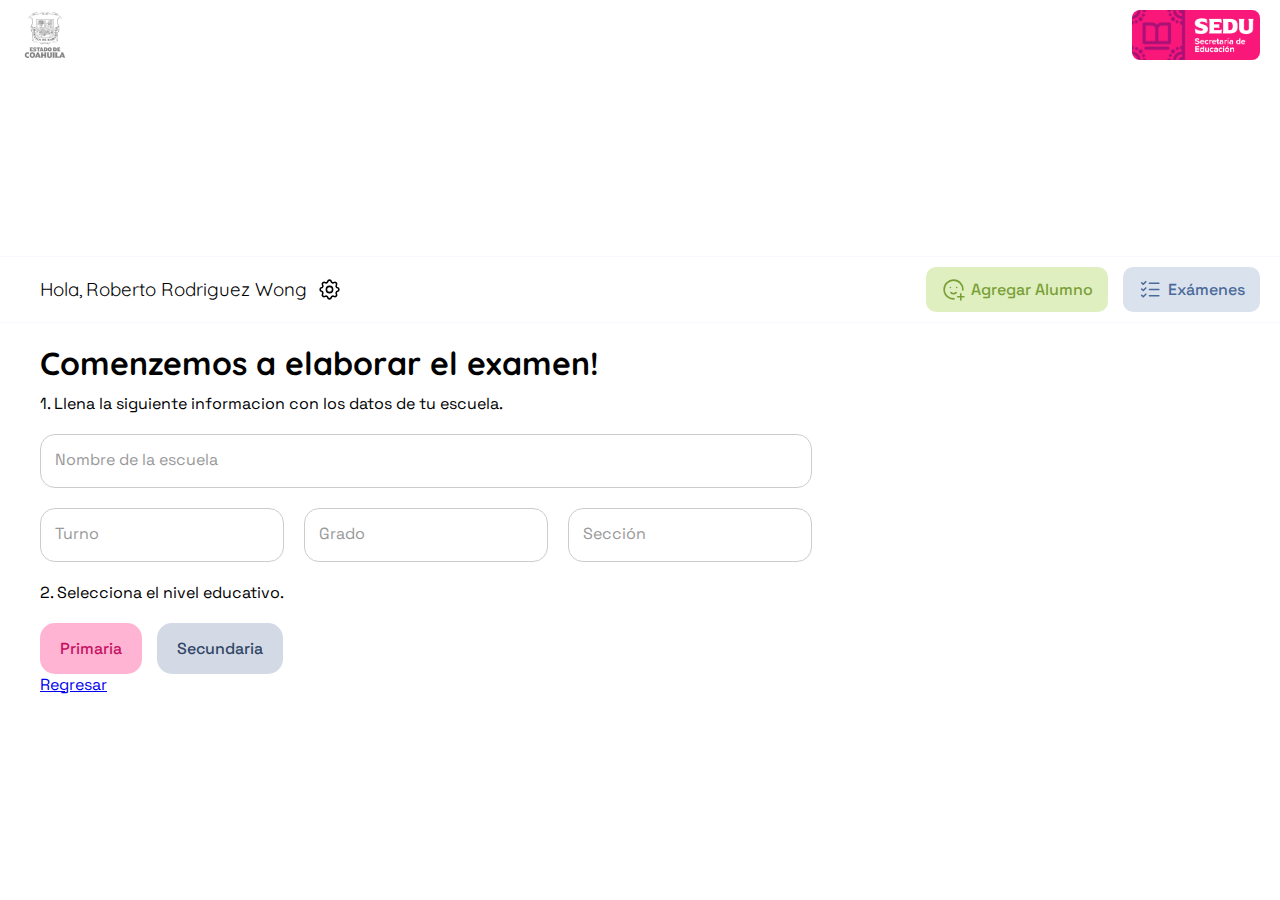
<file: index.html>
<!DOCTYPE html>
<html lang="es">
<head>
    <meta charset="UTF-8">
    <meta name="viewport" content="width=device-width, initial-scale=1.0">
    <title>Página de Inicio de Sesión</title>
    <link rel="stylesheet" href="styles.css">
    <link href="https://fonts.googleapis.com/css2?family=Lilita+One&family=Space+Grotesk:wght@300..700&family=Varela+Round&display=swap" rel="stylesheet">
    <link rel="preconnect" href="https://fonts.googleapis.com">
    <link href="https://fonts.googleapis.com/css2?family=Quicksand:wght@300..700&display=swap" rel="stylesheet">

<link rel="preconnect" href="https://fonts.gstatic.com" crossorigin>
<link href="https://fonts.googleapis.com/css2?family=Lilita+One&display=swap" rel="stylesheet">
</head>
<body>
    <!-- Header con logos y botón de registro -->
    <header class="header">
        <img src="/images/logo_coah2.png" alt="Logo Izquierda" class="logo-izquierda">
        <div class="header-right">
            <img src="/images/logo_sedu.png" alt="Logo Derecha" class="logo-derecha">
             <!-- <button class="register-button">Registrarse</button> -->
        </div>
    </header>

        <div class="index-options">

            <div>
                <h3>Hola,<span>Roberto Rodriguez Wong</span><svg xmlns="http://www.w3.org/2000/svg" class="icon icon-tabler icon-tabler-settings" width="25" height="25" viewBox="0 0 24 24" stroke-width="1.5" stroke="#000000" fill="none" stroke-linecap="round" stroke-linejoin="round">
                <path stroke="none" d="M0 0h24v24H0z" fill="none"/>
                <path d="M10.325 4.317c.426 -1.756 2.924 -1.756 3.35 0a1.724 1.724 0 0 0 2.573 1.066c1.543 -.94 3.31 .826 2.37 2.37a1.724 1.724 0 0 0 1.065 2.572c1.756 .426 1.756 2.924 0 3.35a1.724 1.724 0 0 0 -1.066 2.573c.94 1.543 -.826 3.31 -2.37 2.37a1.724 1.724 0 0 0 -2.572 1.065c-.426 1.756 -2.924 1.756 -3.35 0a1.724 1.724 0 0 0 -2.573 -1.066c-1.543 .94 -3.31 -.826 -2.37 -2.37a1.724 1.724 0 0 0 -1.065 -2.572c-1.756 -.426 -1.756 -2.924 0 -3.35a1.724 1.724 0 0 0 1.066 -2.573c-.94 -1.543 .826 -3.31 2.37 -2.37c1 .608 2.296 .07 2.572 -1.065z" />
                <path d="M9 12a3 3 0 1 0 6 0a3 3 0 0 0 -6 0" />
              </svg></h3>
            </div>
       

          <div class="index-options-btns">
                <button class="btn-agg-alumno" id="openModalBtn"><svg xmlns="http://www.w3.org/2000/svg" class="icon icon-tabler icon-tabler-mood-plus" width="25" height="25" viewBox="0 0 24 24" stroke-width="1.5" stroke="#7a9f37" fill="none" stroke-linecap="round" stroke-linejoin="round">
                    <path stroke="none" d="M0 0h24v24H0z" fill="none"/>
                    <path d="M20.985 12.528a9 9 0 1 0 -8.45 8.456" />
                    <path d="M16 19h6" />
                    <path d="M19 16v6" />
                    <path d="M9 10h.01" />
                    <path d="M15 10h.01" />
                    <path d="M9.5 15c.658 .64 1.56 1 2.5 1s1.842 -.36 2.5 -1" />
                    </svg>Agregar Alumno</button>

                <button class="btn-examenlist"><svg xmlns="http://www.w3.org/2000/svg" class="icon icon-tabler icon-tabler-list-check" width="25" height="25" viewBox="0 0 24 24" stroke-width="1.5" stroke="#4a6a99" fill="none" stroke-linecap="round" stroke-linejoin="round">
                    <path stroke="none" d="M0 0h24v24H0z" fill="none"/>
                    <path d="M3.5 5.5l1.5 1.5l2.5 -2.5" />
                    <path d="M3.5 11.5l1.5 1.5l2.5 -2.5" />
                    <path d="M3.5 17.5l1.5 1.5l2.5 -2.5" />
                    <path d="M11 6l9 0" />
                    <path d="M11 12l9 0" />
                    <path d="M11 18l9 0" />
                </svg>Exámenes</button>
            </div>
        
        </div>

    
   <div class="main-container-index">

   
    <div class="form-container-index">
        <h1 id="h1-index">Comenzemos a elaborar el examen!</h1>
        <label>1. Llena la siguiente informacion con los datos de tu escuela.</label>
    
        <form action="#">
            
            <div class="input-group">
                <input type="escuela" id="escuela" required placeholder=" ">
                <label for="escuela">Nombre de la escuela</label>
                <span class="error-message">Error en el nombre de la escuela</span>
            </div>

            <div class="datos-group">
                <div class="input-group">
                    <input type="turno" id="turno" required placeholder=" ">
                    <label for="turno">Turno</label>
                    <span class="error-message">Error en el Turno</span>
                </div>
                <div class="input-group">
                    <input type="grado" id="grado" required placeholder=" ">
                    <label for="grado">Grado</label>
                    <span class="error-message">Error en el grado</span>
                </div>
                <div class="input-group">
                    <input type="seccion" id="seccion" required placeholder=" ">
                    <label for="seccion">Sección</label>
                    <span class="error-message">Error en la seccion</span>
                </div>
            </div>

            

        </form>

        <label>2. Selecciona el nivel educativo.</label>

        <div class="btn-nivel-edu">
            
            <button id="btn-primaria">Primaria</button>
            <button id="btn-secundaria">Secundaria</button>
        </div>

  

        <a href="/login.html">Regresar</a>

        

    </div>

    

   </div> 

   <!-- Modal agregar alumno-->
   <div id="myModal" class="modal">
    <div class="modal-content">
        <span class="close">&times;</span>
        <h2>Agregar alumno</h2>
        <form>

            <div class="input-group">
                <input type="text" id="nombre" required placeholder=" ">
                <label for="nombre">Nombre</label>
                <span class="error-message">Error en el nombre</span>
            </div>

            <div class="input-group">
                <input type="text" id="usuario" required placeholder=" ">
                <label for="usuario">Usuario</label>
                <span class="error-message">Error en el usuario</span>
            </div>

            <div class="input-group">
                <input type="email" id="correo" required placeholder=" ">
                <label for="correo">Correo</label>
                <span class="error-message">Error en el correo</span>
            </div>

            <div class="input-group">
                <input type="number" id="grado" required placeholder=" ">
                <label for="grado">Grado</label>
                <span class="error-message">Error en el grado</span>
            </div>

            <div class="input-group">
                <input type="text" id="seccion" required placeholder=" ">
                <label for="seccion">Sección</label>
                <span class="error-message">Error en la seccion</span>
            </div>

            <div class="input-group">
                <input type="password" id="contraseña" required placeholder=" ">
                <label for="contraseña">Contraseña</label>
                <span class="error-message">Error en la contraseña</span>
            </div>

    
            <button type="submit">Guardar registro</button>
        </form>
    </div>
</div>

    

   <script src="script.js"></script>


</body>
</html>
</file>
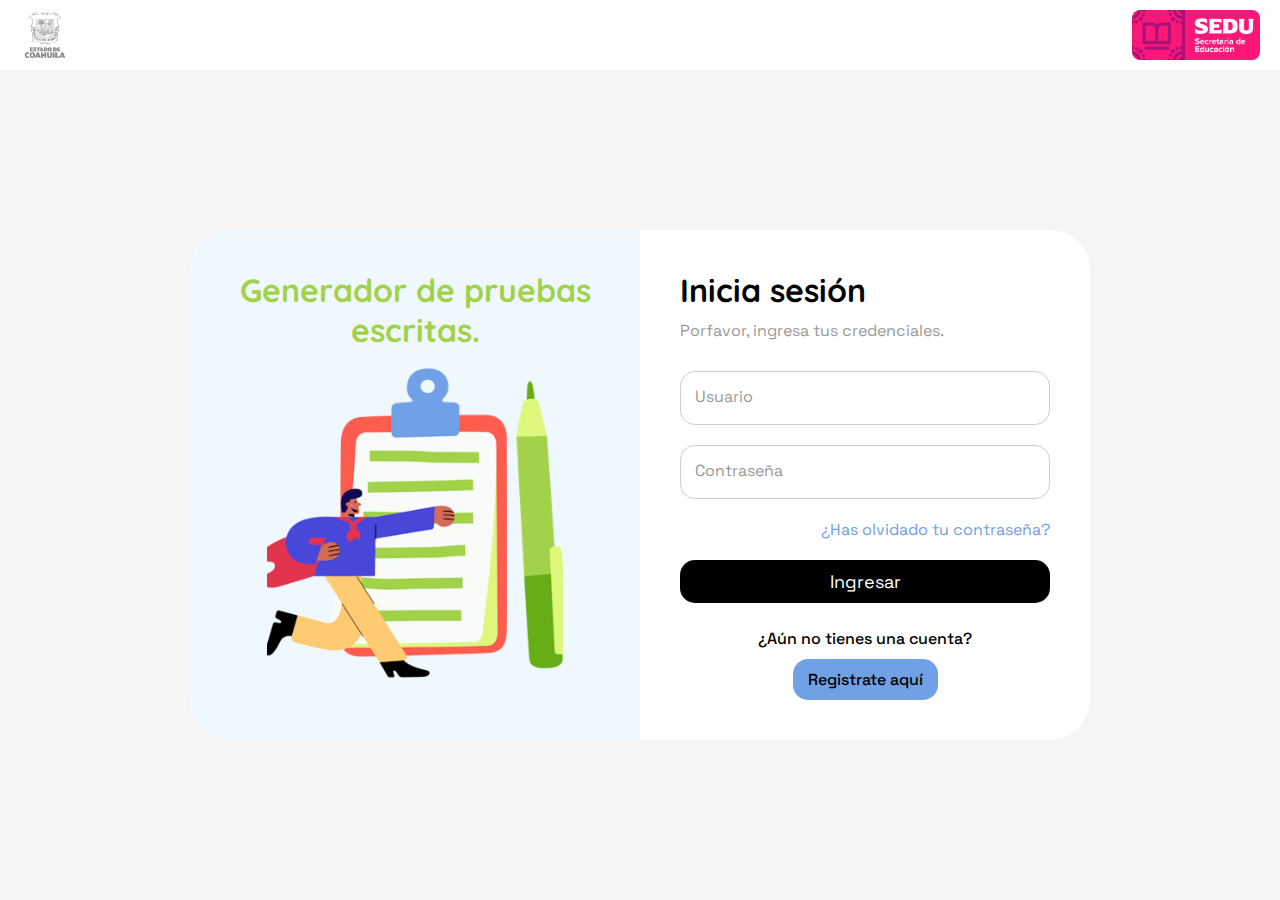
<file: login.html>
<!DOCTYPE html>
<html class="html-log" lang="es">
<head>
    <meta charset="UTF-8">
    <meta name="viewport" content="width=device-width, initial-scale=1.0">
    <title>Página de Inicio de Sesión</title>
    <link rel="stylesheet" href="styles.css">
    <link href="https://fonts.googleapis.com/css2?family=Lilita+One&family=Space+Grotesk:wght@300..700&family=Varela+Round&display=swap" rel="stylesheet">
    <link rel="preconnect" href="https://fonts.googleapis.com">
    <link href="https://fonts.googleapis.com/css2?family=Quicksand:wght@300..700&display=swap" rel="stylesheet">

<link rel="preconnect" href="https://fonts.gstatic.com" crossorigin>
<link href="https://fonts.googleapis.com/css2?family=Lilita+One&display=swap" rel="stylesheet">
</head>
<body class="body-log">
    <!-- Header con logos y botón de registro -->
    <header class="header-log">
        <img src="/images/logo_coah2.png" alt="Logo Izquierda" class="logo-izquierda">
        <div class="header-right">
            <img src="/images/logo_sedu.png" alt="Logo Derecha" class="logo-derecha">
             <!-- <button class="register-button">Registrarse</button> -->
        </div>
    </header>

    <!-- Contenedor principal -->
    <div class="main-container">
        <!-- Parte de la imagen -->
        <div class="image-container">
            <label>Generador de pruebas escritas.</label>
            <img src="/images/img1.png" alt="Imagen de Login">
        </div>

        <!-- Parte del formulario -->
        <div class="form-container">
            <h1>Inicia sesión</h1>
            <label>Porfavor, ingresa tus credenciales.</label>
            <form action="#">
                <div class="input-group">
                    <input type="username" id="username" required placeholder=" ">
                    <label for="username">Usuario</label>
                    <span class="error-message">Error en el nombre de usuario</span>
                </div>
                <div class="input-group">
                    <input type="password" id="password" required placeholder=" ">
                    <label for="password">Contraseña</label>
                    <span class="error-message">Error en la contraseña</span>
                </div>
                <div class="forgot-passw">
                  <a href="#" class="forgot-password">¿Has olvidado tu contraseña?</a>
                <button type="submit">Ingresar</button>
                </div>

                <div class="registrarse">
                  <label>¿Aún no tienes una cuenta?</label>
                  <a href="/index.html">Registrate aquí</a>

                </div>
                
            </form>
        </div>
    </div>
</body>
</html>
</file>
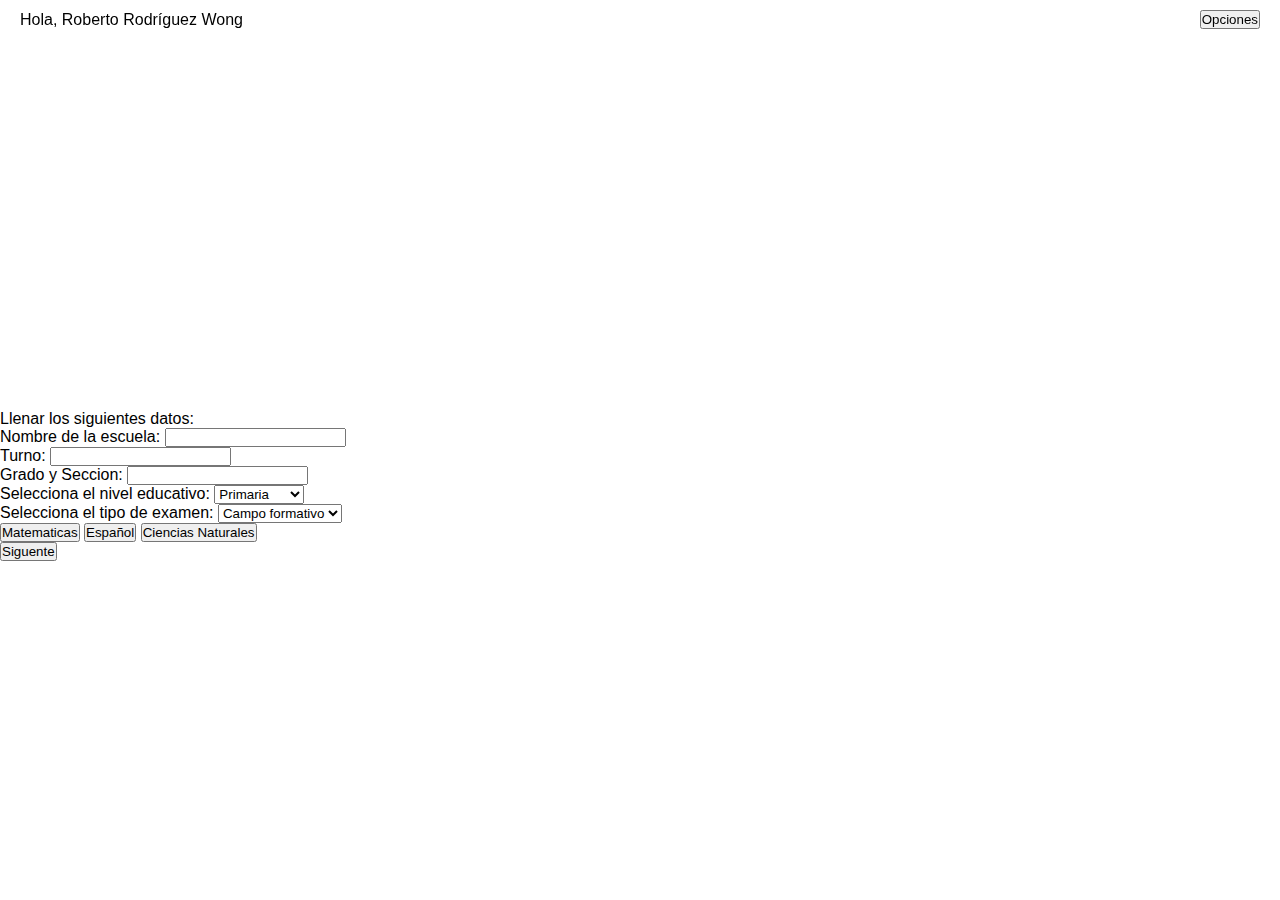
<file: page1.html>
<!DOCTYPE html>
<html lang="es">
<head>
    <meta charset="UTF-8">
    <meta name="viewport" content="width=device-width, initial-scale=1.0">
    <title>Header, Aside y Main Responsivo</title>
    <link rel="stylesheet" href="styles.css">
</head>
<body>
    <header>
      
        <div class="header-left">
            <label>Hola,</label>
            <label id="user">Roberto Rodríguez Wong</label>
        </div>
        <div class="header-right">
          <button>Opciones</button>
        </div>
    </header>

   <main>

    <div class="datosContainer">
        <label>Llenar los siguientes datos:</label> 
        <div class="divDatos">
            <div>
                <label>Nombre de la escuela:</label>
           <input type="text">
            </div>
           
            <div>
                <label>Turno:</label>
           <input type="text">
    
            </div>
           
            <div>
                <label>Grado y Seccion:</label>
           <input type="text">
            </div>
           
        </div>
    </div>
   
    <div class="divSelect">
        <div>
            <label>Selecciona el nivel educativo:</label>
    <select>
        <option>Primaria</option>
        <option>Secundaria</option>
    </select>
        </div>
        
        <div>
            <label>Selecciona el tipo de examen:</label>
    <select>
        <option>Campo formativo</option>
        <option>Asignatura</option>
    </select>
        </div>
    
    </div>
    

    <div class="opcionesBotones">
        <button>Matematicas</button>
        <button>Español</button>
        <button>Ciencias Naturales</button>
    </div>

    <button id="btnSiguiente">Siguente</button>
   </main>




</body>
</html>
</file>
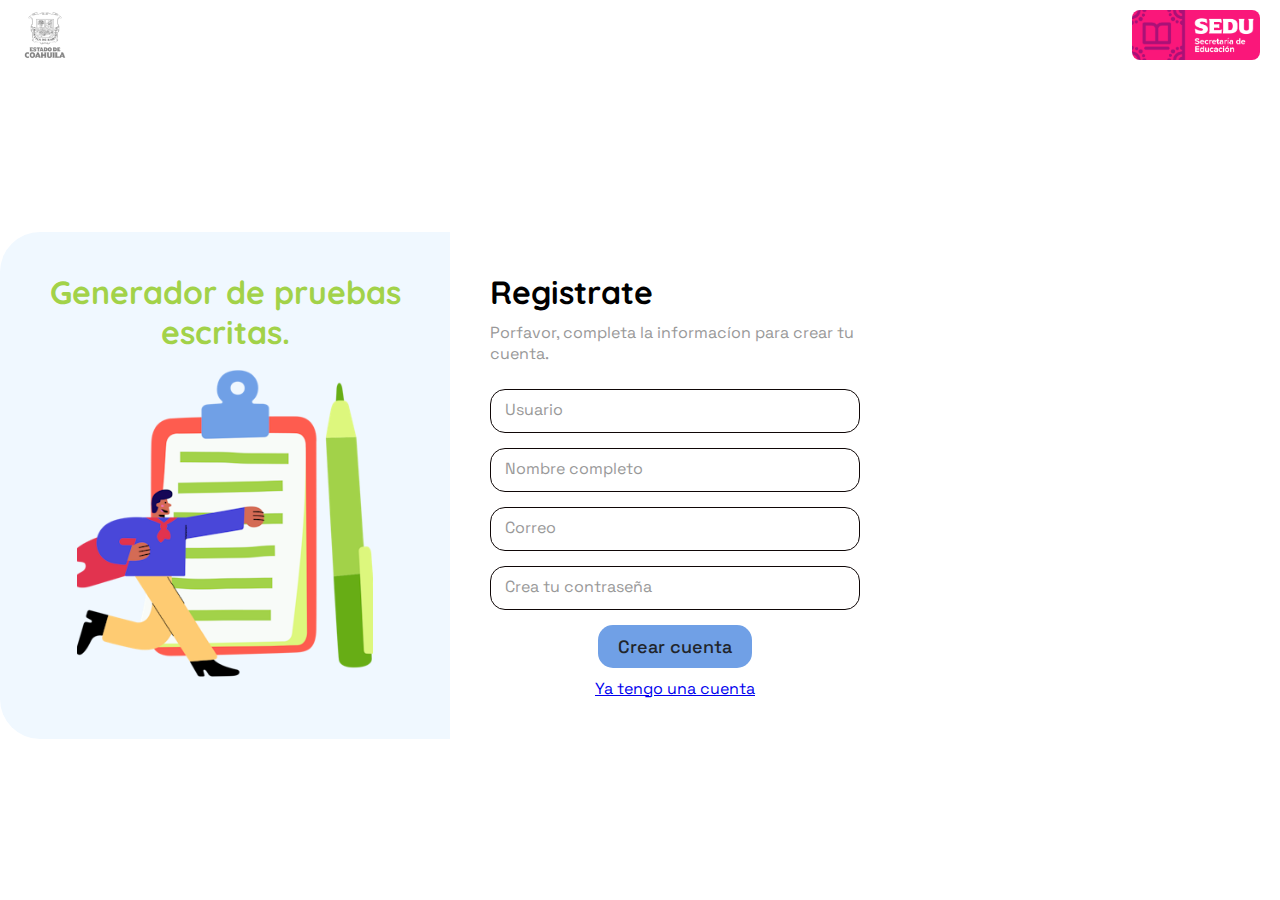
<file: register.html>
<!DOCTYPE html>
<html lang="es">
<head>
    <meta charset="UTF-8">
    <meta name="viewport" content="width=device-width, initial-scale=1.0">
    <title>Página de Inicio de Sesión</title>
    <link rel="stylesheet" href="styles.css">
    <link href="https://fonts.googleapis.com/css2?family=Lilita+One&family=Space+Grotesk:wght@300..700&family=Varela+Round&display=swap" rel="stylesheet">
    <link rel="preconnect" href="https://fonts.googleapis.com">
    <link href="https://fonts.googleapis.com/css2?family=Quicksand:wght@300..700&display=swap" rel="stylesheet">

<link rel="preconnect" href="https://fonts.gstatic.com" crossorigin>
<link href="https://fonts.googleapis.com/css2?family=Lilita+One&display=swap" rel="stylesheet">
</head>
<body>
    <!-- Header con logos y botón de registro -->
    <header class="header-log">
        <img src="/images/logo_coah2.png" alt="Logo Izquierda" class="logo-izquierda">
        <div class="header-right">
            <img src="/images/logo_sedu.png" alt="Logo Derecha" class="logo-derecha">
             <!-- <button class="register-button">Registrarse</button> -->
        </div>
    </header>

    <!-- Contenedor principal -->
    <div class="main-container">
        <!-- Parte de la imagen -->
        <div class="image-container">
            <label>Generador de pruebas escritas.</label>
            <img src="/images/img1.png" alt="Imagen de Login">
        </div>

        <!-- Parte del formulario -->
        <div class="form-container-regis">
            <h1>Registrate</h1>
            <label>Porfavor, completa la informacíon para crear tu cuenta.</label>
            <form action="#">

                <div class="input-group-regis">
                    <input type="username" id="username" required placeholder=" ">
                    <label for="username">Usuario</label>
                    <span class="error-message">Error en el nombre de usuario</span>
                </div>
                <div class="input-group-regis">
                    <input type="fullname" id="fullname" required placeholder=" ">
                    <label for="fullname">Nombre completo</label>
                    <span class="error-message">Error en el nombre</span>
                </div>
                <div class="input-group-regis">
                    <input type="email" id="email" required placeholder=" ">
                    <label for="email">Correo</label>
                    <span class="error-message">Error en el correo</span>
                </div>
                <div class="input-group-regis">
                    <input type="password" id="password" required placeholder=" ">
                    <label for="password">Crea tu contraseña</label>
                    <span class="error-message">Error en la contraseña</span>
                </div>
               
                <div class="div-btnCrear">
                    <button id="crear-passw" type="submit">Crear cuenta</button>
                <a href="/login.html">Ya tengo una cuenta</a>
                </div>
                
                
                
            </form>
        </div>
    </div>
</body>
</html>
</file>
<file: styles.css>
/* Reset de estilos básicos */
* {
  margin: 0;
  padding: 0;
  box-sizing: border-box;
  font-family: "Space Grotesk", sans-serif;
}

.body-log, .html-log {
  height: 100%;
  display: flex;
  flex-direction: column;
  align-items: center;
  justify-content: center;
  background-color: whitesmoke;
  
}

body, html{
  height: 100%;
  display: flex;
  flex-direction: column;
  justify-content: center;
  background-color: white;
  
}

/* Estilos del header */
.header-log {
  width: 100%;
  display: flex;
  justify-content: space-between;
  align-items: center;
  padding: 10px 20px;
  background-color: white;
  position: fixed;
  top: 0;
  left: 0;
  right: 0;
  z-index: 1000;
}

header {
  width: 100%;
  display: flex;
  justify-content: space-between;
  align-items: center;
  padding: 10px 20px;
  background-color:transparent;
  
  position: fixed;
  top: 0;
  left: 0;
  right: 0;
  z-index: 1000;
}

.logo-izquierda, .logo-derecha {
  height: 50px;
}

.logo-derecha{
  border-radius: 8px;
}

.header-right {
  display: flex;
  align-items: center;
}

.register-button {
  margin-left: 10px;
  padding: 10px 15px;
  border: none;
  background-color:#a2d249;
  color: white;
  font-size: large;
  cursor: pointer;
  border-radius: 15px;
  
}

.register-button:hover {
  background-color:#97c444;
}

/* Espacio para el header */
body::before {
  content: "";
  display: block;
  height: 70px; /* Altura del header */
  width: 100%;
}

/* Contenedor principal */
.main-container {
  display: flex;
  max-width: 900px;
  width: 100%;
  background-color: #ffffff;
  border-radius: 40px;
  overflow: hidden;
  margin-top: 0px;
}

.image-container {
  flex: 1;
  padding: 40px;
  background-color: aliceblue;
  text-align: center;
}

.image-container label{
  font-family: "Quicksand", sans-serif;
  font-weight:bolder;
  font-size: 2rem;
  color:#a2d249;
  
}

.image-container img {
  width: 80%;
  height: 80%;
  object-fit: cover;
  border-radius: 30px;
  
  

  
  
}

h1{
  font-family: "Quicksand", sans-serif;
  font-weight:bolder;
  font-size: 2rem;
  font-style: normal;
  
  margin-bottom: 10px;
  font-optical-sizing: auto;
}

.form-container {
  flex: 1;
  padding: 40px;
 
  display: flex;
  flex-direction: column;
 
}

.form-container label {
  margin-bottom: 30px;
  color: #999;
}

.input-group {
  position: relative;
  margin-bottom: 20px;
}

.input-group input {
  width: 100%;
  padding: 15px;
  border: 1px solid #ccc;
  border-radius: 15px;
  outline: none;
  background: white;
  font-size: 1.1rem;
}

.input-group label {
  position: absolute;
  top: 15px;
  left: 10px;
  color: #999;
  pointer-events: none;
  transition: all 0.3s ease;
  background-color: white;
  padding: 0 5px;
  
}

.input-group input:focus + label,
.input-group input:not(:placeholder-shown) + label {
  top: -10px;
  left: 10px;
  font-size: 12px;
  color: black;
}

.input-group .error-message {
  display: none;
  color: red;
  font-size: 12px;
  margin-top: 5px;
}

.forgot-password {
  color: #70a0e6;
  text-decoration: none;
  margin-bottom: 20px;
  text-align: end;
}

.forgot-password:hover {
  text-decoration: underline;
  
}

.forgot-passw{
  display: flex;
  flex-direction: column;
}

button[type="submit"] {
  padding: 10px 20px;
  border: none;
  background-color: black;
  color: white;
  cursor: pointer;
  border-radius: 15px;
  font-size: large;
  box-shadow: inset 0 0 0 0 #D80286;
  -webkit-transition: ease-out 0.4s;
  -moz-transition: ease-out 0.4s;
  transition: ease-out 0.4s;
}

button[type="submit"]:hover,:focus {
  background-color:#21252b;
  
}

.registrarse{
  display: flex;
  flex-direction: column;
  text-align: center;
  row-gap: 10px;
}

.registrarse a{
  background-color: #70a0e6;
  width: fit-content;
  align-self: center;
  padding: 10px 15px;
  text-decoration: none;
  color:black;
  border-radius: 15px;
  font-weight: 500;
}

.registrarse label{
  margin-bottom: 0;
  color: black;
  font-weight: 500;
  margin-top: 25px;
}

/*REGISTRO*/
#crear-passw{
  width: max-content;
  background-color: #70a0e6;
  color: #21252b;
  font-weight: 500;
}

.input-group-regis{
  position: relative;
  margin-bottom: 15px;
}

.input-group-regis input{
  width: 100%;
  padding: 10px;
  border: 1px solid #0f0707;
  border-radius: 15px;
  outline: none;
  background: transparent;
  font-size: 1.1rem;

}

.input-group-regis label{
  position: absolute;
  top: 10px;
  left: 10px;
  color: #999;
  pointer-events: none;
  transition: all 0.3s ease;
  background-color: white;
  padding: 0 5px;
}

.input-group-regis input:focus + label,
.input-group-regis input:not(:placeholder-shown) + label {
  top: -10px;
  left: 10px;
  font-size: 12px;
  color: black;
}

.input-group-regis .error-message {
  display: none;
  color: red;
  font-size: 12px;
  margin-top: 5px;
  margin-bottom: 5px;
}

.form-container-regis {
  flex: 1;
  padding: 40px;
 
  display: flex;
  flex-direction: column;
 
}

.form-container-regis label {
  margin-bottom: 25px;
  color: #999;
}

.div-btnCrear{
  display: flex;
  flex-direction: column;
  justify-content: center;
  align-items: center;
  row-gap: 10px;
}

/*INDEX*/
/*h4{
  font-weight: normal;
  color: gray;
  margin-bottom: 30px;
}*/

.main-container-index{
  display: flex;
  
  
}

.form-container-index form{
  margin-top: 20px;
  flex: 1;
}

.form-container-index {
  
  padding: 20px 40px;
 
  display: flex;
  flex-direction: column;
 
}

.input-group input[type="seccion"]{
  text-transform: uppercase;
}

.datos-group{
  display: flex;
  justify-content: space-between;
  column-gap: 20px;
}

.index-options{
  padding-top: 10px;
  padding-right: 20px;
  padding-left: 40px;
  padding-bottom: 10px;
  display: flex;
  justify-content:space-between;
  align-items: center;
  border-bottom: 1px solid ghostwhite;
  border-top: 1px solid ghostwhite;
  column-gap: 15px;
}

.index-options h3,span{
  font-family: "Quicksand", sans-serif;
  display: flex;
  align-items: center;
  justify-content: center;
  font-weight: normal;

}

.index-options span{
  font-weight: normal;
  margin-right: 10px;
  margin-left: 3px;
}

.index-options-btns{
  display: flex;
  justify-content: space-between;
  column-gap: 15px;
}

.index-options button{
  border: none;
  padding: 10px 15px;
  border-radius: 10px;
  align-self: center;
  display: flex;
  justify-content: center;
  align-items: center;
}

.btn-examenlist{
  background-color: #dae2ee;
  color:#4a6a99;
  font-weight: 500;
  font-size: medium;
}

.btn-agg-alumno{
  background-color: #dfefc0;
  color:#7a9f37;
  font-weight: 500;
  font-size: medium;
}

/* Estilos del modal */
.modal {
  display: none; /* Oculto por defecto */
  position: fixed; 
  z-index: 1; 
  left: 0;
  top: 0;
  width: 100%;
  height: 100%;
  overflow: auto; /* Habilitar scroll si es necesario */
  background-color: rgba(0, 0, 0, 0.5); /* Fondo opaco */
}

.modal-content {
  background-color: #fefefe;
  margin: 15% auto; /* Centrado vertical y horizontal */
  padding: 20px;
  border: 1px solid #888;
  width: 80%; /* Ancho del modal */
  max-width: 500px; /* Ancho máximo */
  border-radius: 10px;
  box-shadow: 0 5px 15px rgba(0, 0, 0, 0.3);
}

/* Estilos del botón de cierre */
.close {
  color: #aaa;
  float: right;
  font-size: 28px;
  font-weight: bold;
}

.close:hover,
.close:focus {
  color: black;
  text-decoration: none;
  cursor: pointer;
}


svg{
  height: min-content;
 margin-right: 5px;
}
svg:hover{
 stroke:#fe5c4f ;
 animation: rotate360 2s alternate;
}

@keyframes rotate360 {
  0% {
      transform: rotate(0deg);
  }
  50% {
      transform: rotate(360deg);
  }
  100% {
      transform: rotate(0deg);
  }
}
 

.btn-nivel-edu{

 display: flex;
 align-items: center;
 column-gap: 15px;
 margin-top: 20px;
 
}

.btn-nivel-edu button{
  border: none;
  padding: 15px 20px;
  border-radius: 15px;
  align-self: center;
  display: flex;
  justify-content: center;
  align-items: center;
  font-size: medium;
}

#btn-primaria{
  background-color:#ffb2d3f9;
  color:#c61261;
  font-weight: 500;
  font-size: medium;
}

#btn-secundaria{
  background-color:#d3dae6;
  color:#314665;
  font-weight: 500;
  font-size: medium;
}

.image-container-index{
  
  flex: 1;
  padding: 40px;
  background-color: aliceblue;
  text-align: center;
}

.image-container-index img{
  width: 50%;
  height: 50%;
  object-fit: cover;
  border-radius: 20px;
  text-align: center;
}





/* Responsividad */
@media (max-width: 768px) {
  .main-container {
      flex-direction: column;
  }

  .image-container img {
    width: 70%;
    height: 90%;
    object-fit: cover;
    border-radius: 30px;
    background-color: aliceblue;
   
  }

  .image-container, .form-container {
      display: flex;
      justify-content: center;
      width: 100%;
      
  }

  .form-container{
    padding-top: 0;
  }
}
</file>
